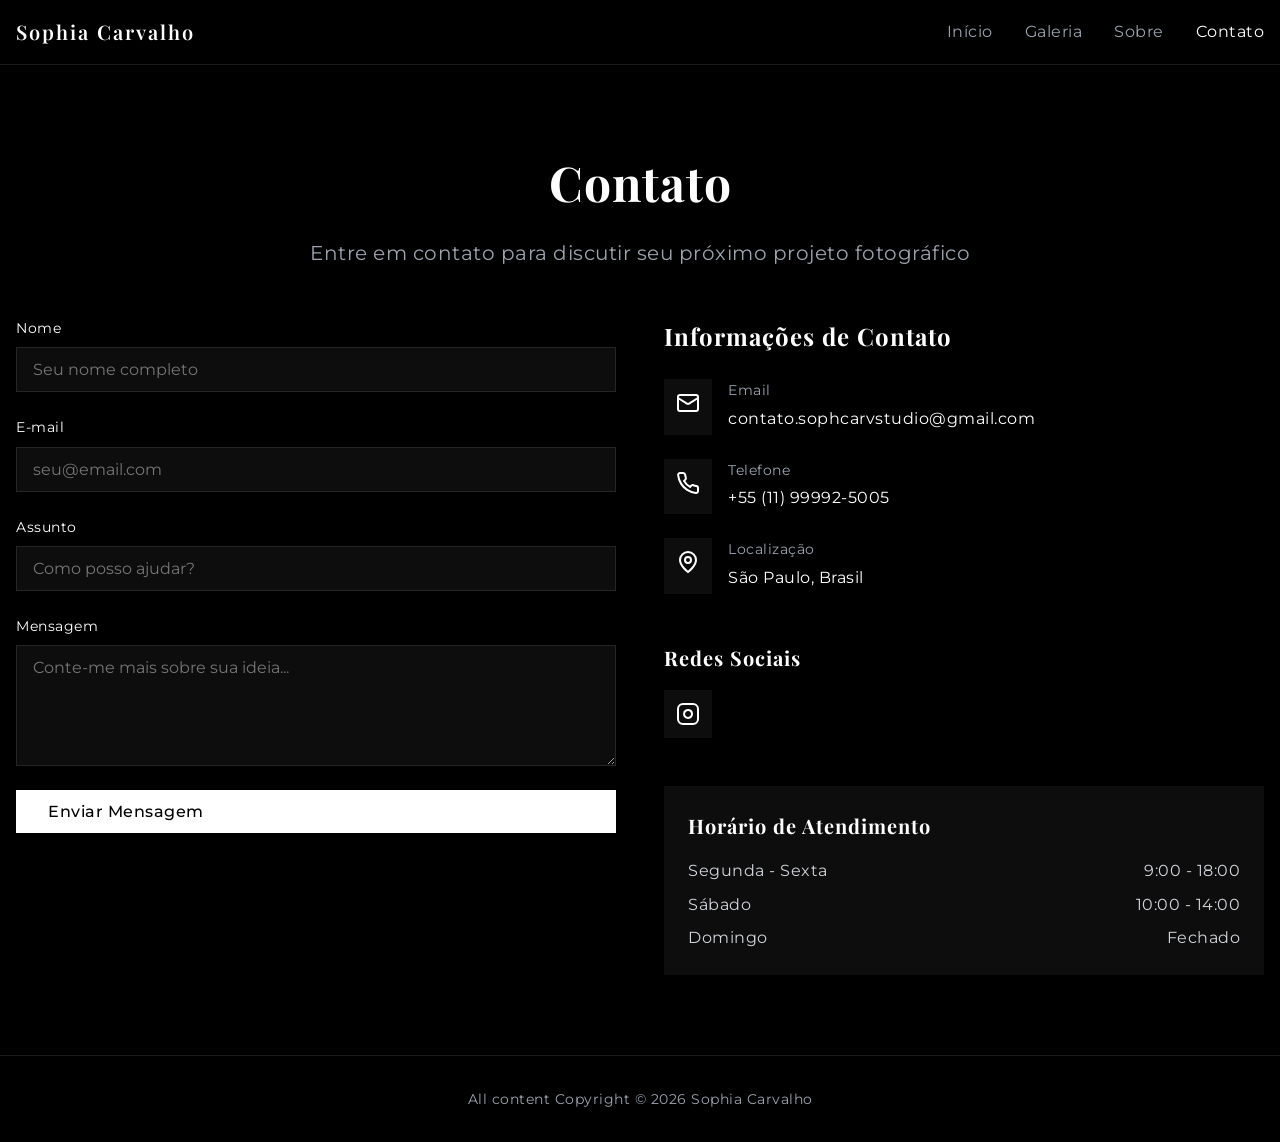
<file: contato.html>
<!DOCTYPE html>
<html lang="pt-BR">
<head>
    <meta charset="UTF-8">
    <meta name="viewport" content="width=device-width, initial-scale=1.0">
    <title>Contato - Sophia Carvalho </title>
    <link rel="stylesheet" href="styles.css">
    <link rel="icon" type="image/png" href="img/IMG_2220 (1) (1).png">
</head>
<body>
    <!-- Navigation -->
    <nav class="navbar">
        <div class="nav-container">
            <a href="index.html" class="logo">Sophia Carvalho</a>
            
            <div class="nav-links" id="navLinks">
                <a href="index.html" class="nav-link">Início</a>
                <a href="galeria.html" class="nav-link">Galeria</a>
                <a href="sobre.html" class="nav-link">Sobre</a>
                <a href="contato.html" class="nav-link active">Contato</a>
            </div>

            <button class="menu-toggle" id="menuToggle" aria-label="Toggle menu">
                <span class="hamburger"></span>
            </button>
        </div>
    </nav>

    <!-- Contact Page -->
    <section class="page-content">
        <div class="container">
            <!-- Header -->
            <div class="page-header">
                <h1>Contato</h1>
                <p class="page-subtitle">Entre em contato para discutir seu próximo projeto fotográfico</p>
            </div>

            <div class="contact-content">
                <!-- Contact Form -->
             <form id="contactForm" class="contact-form" action="https://api.web3forms.com/submit" method="POST">
    <input type="hidden" name="access_key" value="727eb79b-49df-4536-b53e-376967950137">

    <div class="form-group">
        <label for="name">Nome</label>
        <input type="text" id="name" name="name" required placeholder="Seu nome completo">
    </div>

    <div class="form-group">
        <label for="email">E-mail</label>
        <input type="email" id="email" name="email" required placeholder="seu@email.com">
    </div>

    <div class="form-group">
        <label for="subject">Assunto</label>
        <input type="text" id="subject" name="subject" required placeholder="Como posso ajudar?">
    </div>

    <div class="form-group">
        <label for="message">Mensagem</label>
        <textarea id="message" name="message" rows="5" required placeholder="Conte-me mais sobre sua ideia..."></textarea>
    </div>

    <button type="submit" class="btn-primary">Enviar Mensagem</button>
</form>

                <!-- Contact Info -->
                <div class="contact-info-wrapper">
                    <h2>Informações de Contato</h2>
                    
                    <div class="contact-details">
                        <div class="contact-detail">
                            <div class="contact-icon">
                                <svg width="24" height="24" viewBox="0 0 24 24" fill="none" stroke="currentColor" stroke-width="2">
                                    <rect width="20" height="16" x="2" y="4" rx="2"/>
                                    <path d="m2 7 8.97 5.7a1.94 1.94 0 0 0 2.06 0L22 7"/>
                                </svg>
                            </div>
                            <div>
                                <div class="contact-label">Email</div>
                                <a href="mailto:contato.sophcarvstudio@gmail.com">contato.sophcarvstudio@gmail.com</a>
                            </div>
                        </div>

                        <div class="contact-detail">
                            <div class="contact-icon">
                                <svg width="24" height="24" viewBox="0 0 24 24" fill="none" stroke="currentColor" stroke-width="2">
                                    <path d="M22 16.92v3a2 2 0 0 1-2.18 2 19.79 19.79 0 0 1-8.63-3.07 19.5 19.5 0 0 1-6-6 19.79 19.79 0 0 1-3.07-8.67A2 2 0 0 1 4.11 2h3a2 2 0 0 1 2 1.72 12.84 12.84 0 0 0 .7 2.81 2 2 0 0 1-.45 2.11L8.09 9.91a16 16 0 0 0 6 6l1.27-1.27a2 2 0 0 1 2.11-.45 12.84 12.84 0 0 0 2.81.7A2 2 0 0 1 22 16.92z"/>
                                </svg>
                            </div>
                            <div>
                                <div class="contact-label">Telefone</div>
                                <a href="tel:+5511999925005">+55 (11) 99992-5005</a>
                            </div>
                        </div>

                        <div class="contact-detail">
                            <div class="contact-icon">
                                <svg width="24" height="24" viewBox="0 0 24 24" fill="none" stroke="currentColor" stroke-width="2">
                                    <path d="M20 10c0 6-8 12-8 12s-8-6-8-12a8 8 0 0 1 16 0Z"/>
                                    <circle cx="12" cy="10" r="3"/>
                                </svg>
                            </div>
                            <div>
                                <div class="contact-label">Localização</div>
                                <span>São Paulo, Brasil</span>
                            </div>
                        </div>
                    </div>

                    <div class="social-media">
                        <h3>Redes Sociais</h3>
                        <div class="social-links">
                            <a href="https://www.instagram.com/sophcarvstudio/" class="social-link" aria-label="Instagram">
                                <svg width="24" height="24" viewBox="0 0 24 24" fill="none" stroke="currentColor" stroke-width="2">
                                    <rect width="20" height="20" x="2" y="2" rx="5" ry="5"/>
                                    <path d="M16 11.37A4 4 0 1 1 12.63 8 4 4 0 0 1 16 11.37z"/>
                                    <line x1="17.5" x2="17.51" y1="6.5" y2="6.5"/>
                                </svg>
                            </a>
                            </a>
                        </div>
                    </div>

                    <div class="business-hours">
                        <h3>Horário de Atendimento</h3>
                        <div class="hours-list">
                            <div class="hours-item">
                                <span>Segunda - Sexta</span>
                                <span>9:00 - 18:00</span>
                            </div>
                            <div class="hours-item">
                                <span>Sábado</span>
                                <span>10:00 - 14:00</span>
                            </div>
                            <div class="hours-item">
                                <span>Domingo</span>
                                <span>Fechado</span>
                            </div>
                        </div>
                    </div>
                </div>
            </div>
        </div>
    </section>

    <!-- Footer -->
    <footer class="footer">
        <div class="container">
            <p>All content Copyright © 2026 Sophia Carvalho</p>
        </div>
    </footer>

    <script src="script.js"></script>
</body>
</html>
</file>
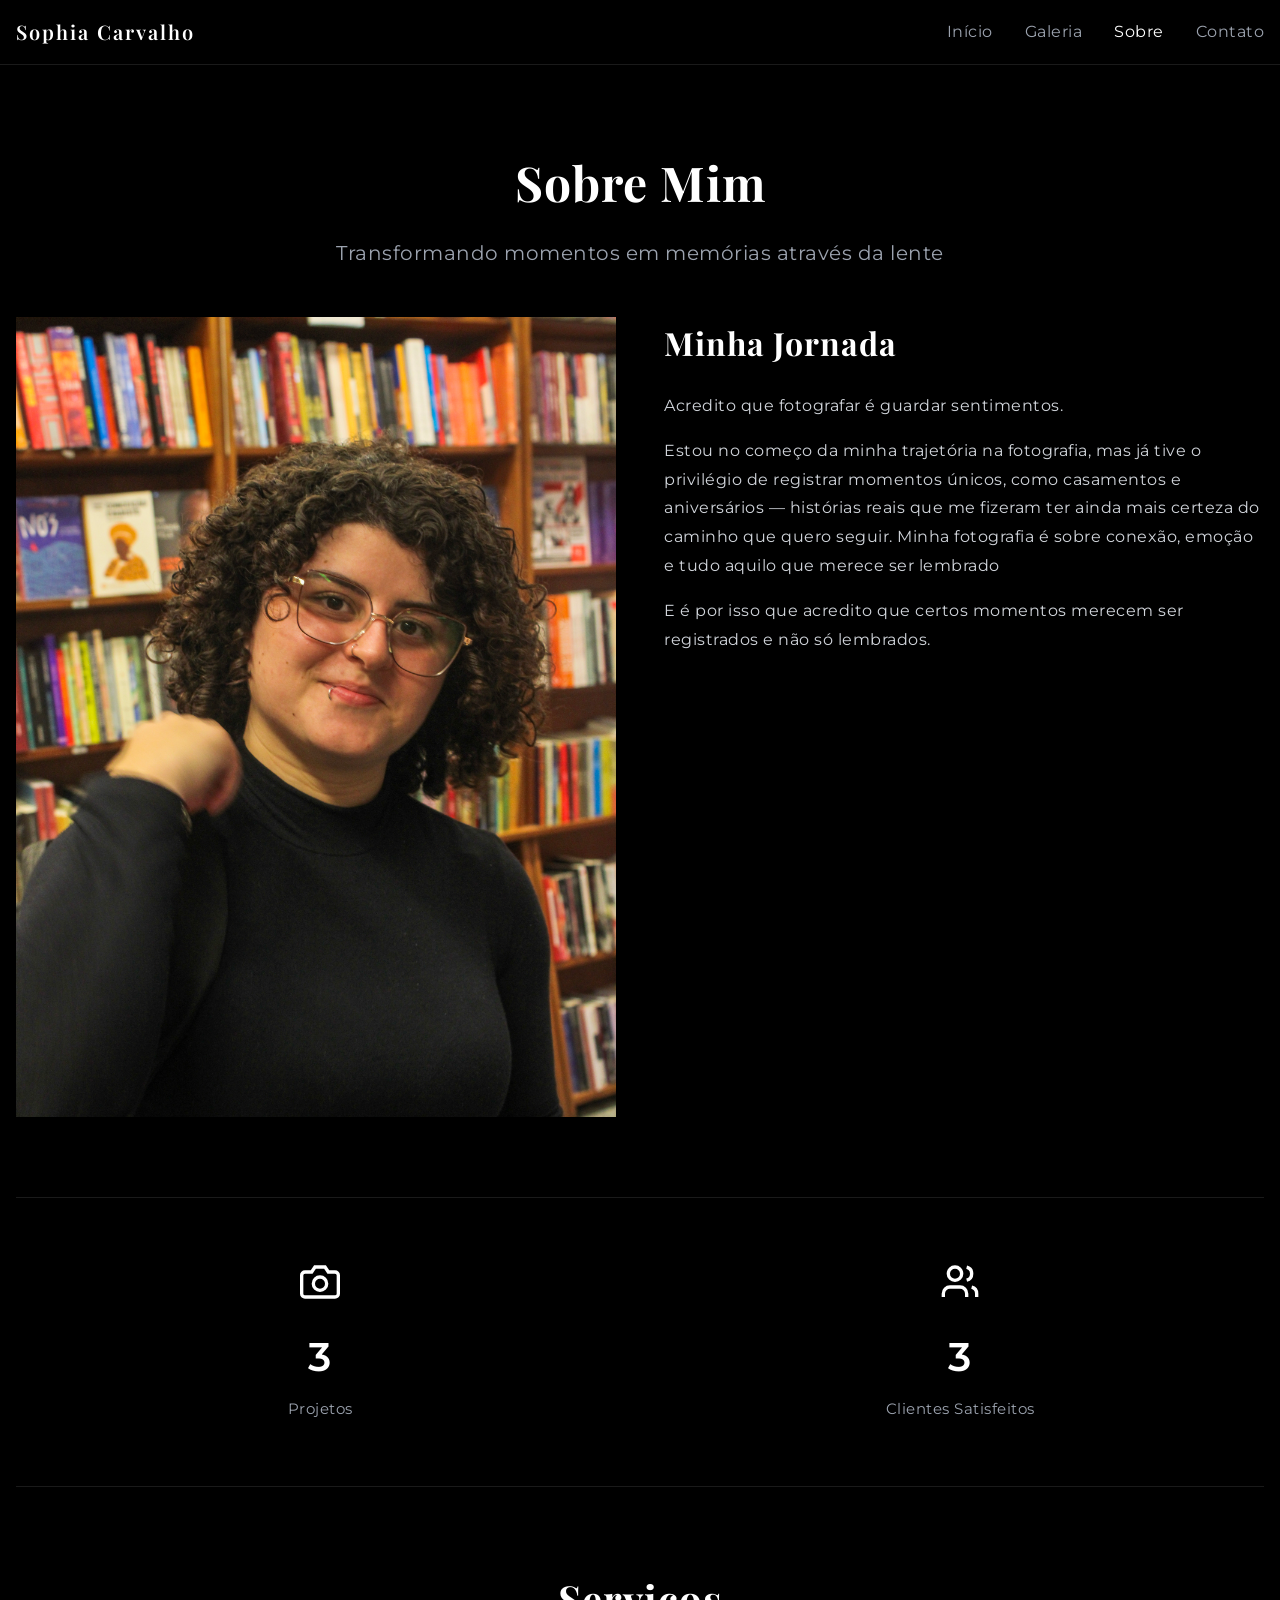
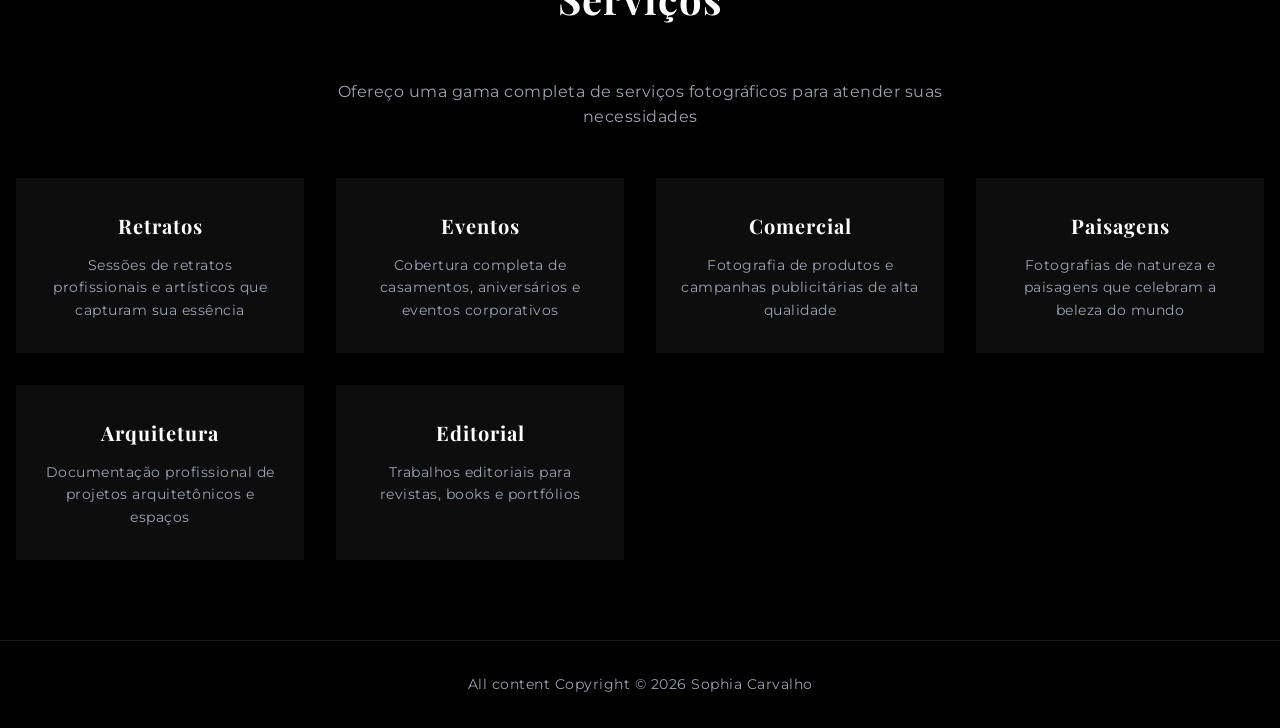
<file: sobre.html>
<!DOCTYPE html>
<html lang="pt-BR">
<head>
    <meta charset="UTF-8">
    <meta name="viewport" content="width=device-width, initial-scale=1.0">
    <title>Sobre - Sophia Carvalho</title>
    <link rel="stylesheet" href="styles.css">
   <link rel="icon" type="image/png" href="img/IMG_2220 (1) (1).png">
</head>
<body>
    <!-- Navigation -->
    <nav class="navbar">
        <div class="nav-container">
            <a href="index.html" class="logo">Sophia Carvalho</a>
            
            <div class="nav-links" id="navLinks">
                <a href="index.html" class="nav-link">Início</a>
                <a href="galeria.html" class="nav-link">Galeria</a>
                <a href="sobre.html" class="nav-link active">Sobre</a>
                <a href="contato.html" class="nav-link">Contato</a>
            </div>

            <button class="menu-toggle" id="menuToggle" aria-label="Toggle menu">
                <span class="hamburger"></span>
            </button>
        </div>
    </nav>

    <!-- About Page -->
    <section class="page-content">
        <div class="container">
            <!-- Header -->
            <div class="page-header">
                <h1>Sobre Mim</h1>
                <p class="page-subtitle">Transformando momentos em memórias através da lente</p>
            </div>

            <!-- Main Content -->
            <div class="about-content">
                <div class="about-image">
                    <img src="img/soph.jpg" alt="Equipamento fotográfico">
                </div>

                <div class="about-text">
                    <h2>Minha Jornada</h2>
                    <p>Acredito que fotografar é guardar sentimentos.</p>
                    <p>Estou no começo da minha trajetória na fotografia, mas já tive o privilégio de registrar momentos únicos, como casamentos e aniversários — histórias reais que me fizeram ter ainda mais certeza do caminho que quero seguir.
Minha fotografia é sobre conexão, emoção e tudo aquilo que merece ser lembrado</p>
                    <p>E é por isso que acredito que certos momentos merecem ser registrados e não só lembrados.</p>
                </div>
            </div>

            <!-- Stats -->
            <div class="stats">
                <div class="stat-item">
                    <svg width="40" height="40" viewBox="0 0 24 24" fill="none" stroke="currentColor" stroke-width="2">
                        <path d="M23 19a2 2 0 0 1-2 2H3a2 2 0 0 1-2-2V8a2 2 0 0 1 2-2h4l2-3h6l2 3h4a2 2 0 0 1 2 2z"/>
                        <circle cx="12" cy="13" r="4"/>
                    </svg>
                    <div class="stat-value">3</div>
                    <div class="stat-label">Projetos</div>
                </div>

                <div class="stat-item">
                    <svg width="40" height="40" viewBox="0 0 24 24" fill="none" stroke="currentColor" stroke-width="2">
                        <path d="M16 21v-2a4 4 0 0 0-4-4H6a4 4 0 0 0-4 4v2"/>
                        <circle cx="9" cy="7" r="4"/>
                        <path d="M22 21v-2a4 4 0 0 0-3-3.87M16 3.13a4 4 0 0 1 0 7.75"/>
                    </svg>
                    <div class="stat-value">3</div>
                    <div class="stat-label">Clientes Satisfeitos</div>
                </div>
            </div>

            <!-- Services -->
            <div class="services-section">
                <h2 class="section-title">Serviços</h2>
                <p class="services-intro">Ofereço uma gama completa de serviços fotográficos para atender suas necessidades</p>

                <div class="services-grid">
                    <div class="service-card">
                        <h3>Retratos</h3>
                        <p>Sessões de retratos profissionais e artísticos que capturam sua essência</p>
                    </div>

                    <div class="service-card">
                        <h3>Eventos</h3>
                        <p>Cobertura completa de casamentos, aniversários e eventos corporativos</p>
                    </div>

                    <div class="service-card">
                        <h3>Comercial</h3>
                        <p>Fotografia de produtos e campanhas publicitárias de alta qualidade</p>
                    </div>

                    <div class="service-card">
                        <h3>Paisagens</h3>
                        <p>Fotografias de natureza e paisagens que celebram a beleza do mundo</p>
                    </div>

                    <div class="service-card">
                        <h3>Arquitetura</h3>
                        <p>Documentação profissional de projetos arquitetônicos e espaços</p>
                    </div>

                    <div class="service-card">
                        <h3>Editorial</h3>
                        <p>Trabalhos editoriais para revistas, books e portfólios</p>
                    </div>
                </div>
            </div>
        </div>
    </section>

    <!-- Footer -->
    <footer class="footer">
        <div class="container">
            <p>All content Copyright © 2026 Sophia Carvalho</p>
        </div>
    </footer>

    <script src="script.js"></script>
</body>
</html>
</file>
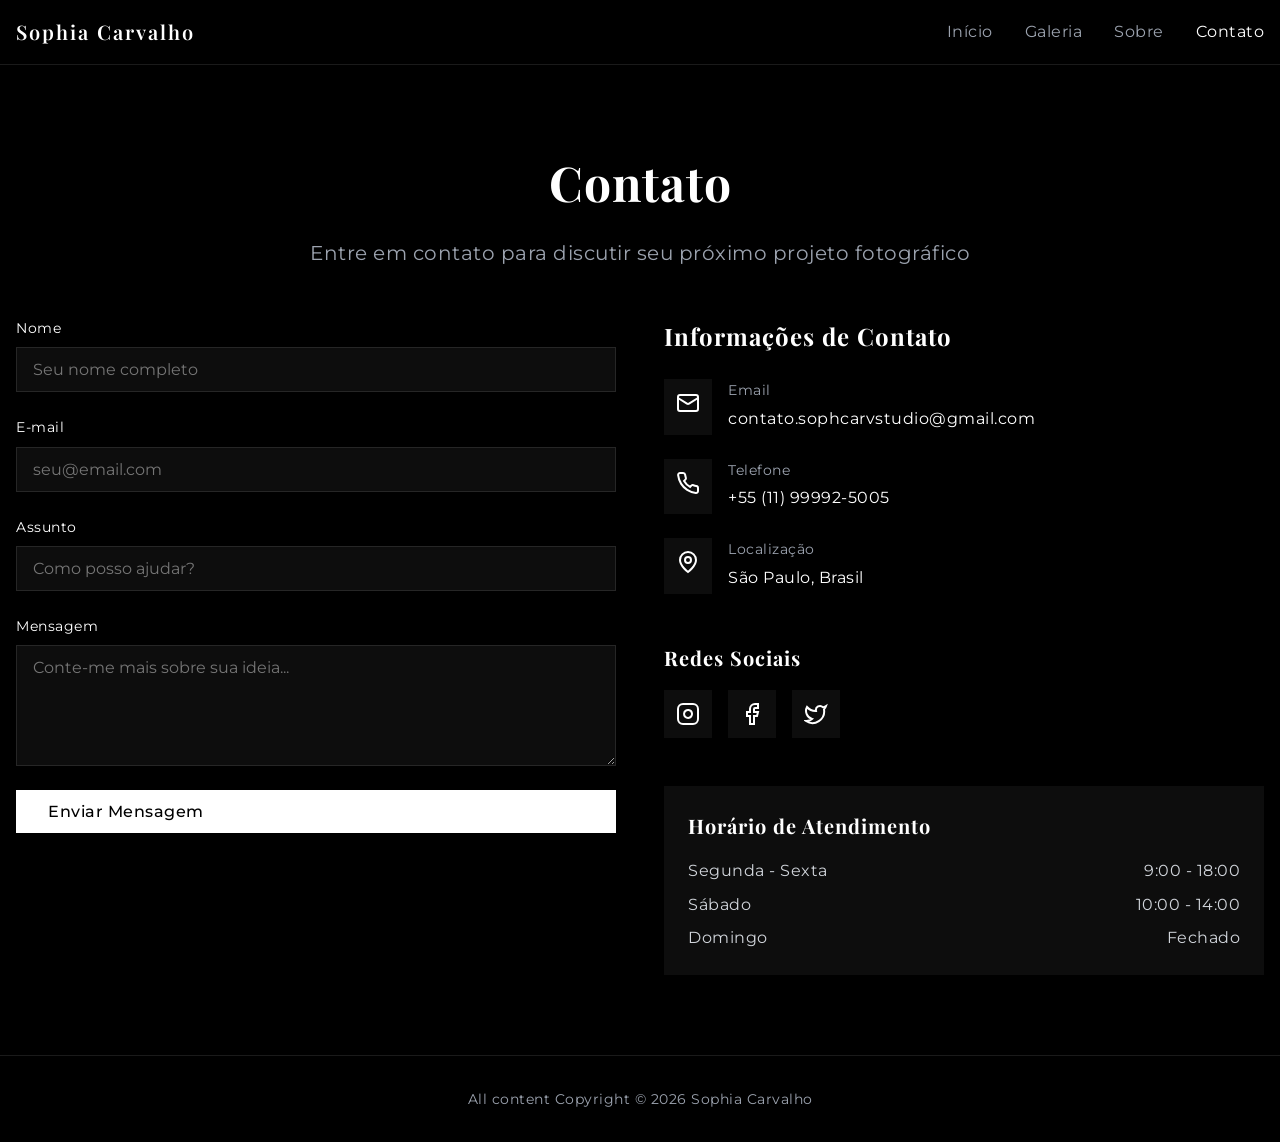
<file: public/contato.html>
<!DOCTYPE html>
<html lang="pt-BR">
<head>
    <meta charset="UTF-8">
    <meta name="viewport" content="width=device-width, initial-scale=1.0">
    <title>Contato - Sophia Carvalho </title>
    <link rel="stylesheet" href="styles.css">
    <link rel="icon" type="image/png" href="../img/IMG_2220 (1) (1).png">
</head>
<body>
    <!-- Navigation -->
    <nav class="navbar">
        <div class="nav-container">
            <a href="index.html" class="logo">Sophia Carvalho</a>
            
            <div class="nav-links" id="navLinks">
                <a href="index.html" class="nav-link">Início</a>
                <a href="galeria.html" class="nav-link">Galeria</a>
                <a href="sobre.html" class="nav-link">Sobre</a>
                <a href="contato.html" class="nav-link active">Contato</a>
            </div>

            <button class="menu-toggle" id="menuToggle" aria-label="Toggle menu">
                <span class="hamburger"></span>
            </button>
        </div>
    </nav>

    <!-- Contact Page -->
    <section class="page-content">
        <div class="container">
            <!-- Header -->
            <div class="page-header">
                <h1>Contato</h1>
                <p class="page-subtitle">Entre em contato para discutir seu próximo projeto fotográfico</p>
            </div>

            <div class="contact-content">
                <!-- Contact Form -->
                <form id="contactForm" class="contact-form" action="https://api.web3forms.com/submit" method="POST">
    <input type="hidden" name="access_key" value="SUA-CHAVE-AQUI">

    <div class="form-group">
        <label for="name">Nome</label>
        <input type="text" id="name" name="name" required placeholder="Seu nome completo">
    </div>

    <div class="form-group">
        <label for="email">E-mail</label>
        <input type="email" id="email" name="email" required placeholder="seu@email.com">
    </div>

    <div class="form-group">
        <label for="subject">Assunto</label>
        <input type="text" id="subject" name="subject" required placeholder="Como posso ajudar?">
    </div>

    <div class="form-group">
        <label for="message">Mensagem</label>
        <textarea id="message" name="message" rows="5" required placeholder="Conte-me mais sobre sua ideia..."></textarea>
    </div>

    <input type="hidden" name="redirect" value="https://seusite.com/contato.html">

    <button type="submit" class="btn-primary">Enviar Mensagem</button>
</form>

                <!-- Contact Info -->
                <div class="contact-info-wrapper">
                    <h2>Informações de Contato</h2>
                    
                    <div class="contact-details">
                        <div class="contact-detail">
                            <div class="contact-icon">
                                <svg width="24" height="24" viewBox="0 0 24 24" fill="none" stroke="currentColor" stroke-width="2">
                                    <rect width="20" height="16" x="2" y="4" rx="2"/>
                                    <path d="m2 7 8.97 5.7a1.94 1.94 0 0 0 2.06 0L22 7"/>
                                </svg>
                            </div>
                            <div>
                                <div class="contact-label">Email</div>
                                <a href="mailto:contato.sophcarvstudio@gmail.com">contato.sophcarvstudio@gmail.com</a>
                            </div>
                        </div>

                        <div class="contact-detail">
                            <div class="contact-icon">
                                <svg width="24" height="24" viewBox="0 0 24 24" fill="none" stroke="currentColor" stroke-width="2">
                                    <path d="M22 16.92v3a2 2 0 0 1-2.18 2 19.79 19.79 0 0 1-8.63-3.07 19.5 19.5 0 0 1-6-6 19.79 19.79 0 0 1-3.07-8.67A2 2 0 0 1 4.11 2h3a2 2 0 0 1 2 1.72 12.84 12.84 0 0 0 .7 2.81 2 2 0 0 1-.45 2.11L8.09 9.91a16 16 0 0 0 6 6l1.27-1.27a2 2 0 0 1 2.11-.45 12.84 12.84 0 0 0 2.81.7A2 2 0 0 1 22 16.92z"/>
                                </svg>
                            </div>
                            <div>
                                <div class="contact-label">Telefone</div>
                                <a href="tel:+5511999925005">+55 (11) 99992-5005</a>
                            </div>
                        </div>

                        <div class="contact-detail">
                            <div class="contact-icon">
                                <svg width="24" height="24" viewBox="0 0 24 24" fill="none" stroke="currentColor" stroke-width="2">
                                    <path d="M20 10c0 6-8 12-8 12s-8-6-8-12a8 8 0 0 1 16 0Z"/>
                                    <circle cx="12" cy="10" r="3"/>
                                </svg>
                            </div>
                            <div>
                                <div class="contact-label">Localização</div>
                                <span>São Paulo, Brasil</span>
                            </div>
                        </div>
                    </div>

                    <div class="social-media">
                        <h3>Redes Sociais</h3>
                        <div class="social-links">
                            <a href="https://www.instagram.com/sophcarvstudio/" class="social-link" aria-label="Instagram">
                                <svg width="24" height="24" viewBox="0 0 24 24" fill="none" stroke="currentColor" stroke-width="2">
                                    <rect width="20" height="20" x="2" y="2" rx="5" ry="5"/>
                                    <path d="M16 11.37A4 4 0 1 1 12.63 8 4 4 0 0 1 16 11.37z"/>
                                    <line x1="17.5" x2="17.51" y1="6.5" y2="6.5"/>
                                </svg>
                            </a>
                            <a href="#" class="social-link" aria-label="Facebook">
                                <svg width="24" height="24" viewBox="0 0 24 24" fill="none" stroke="currentColor" stroke-width="2">
                                    <path d="M18 2h-3a5 5 0 0 0-5 5v3H7v4h3v8h4v-8h3l1-4h-4V7a1 1 0 0 1 1-1h3z"/>
                                </svg>
                            </a>
                            <a href="#" class="social-link" aria-label="Twitter">
                                <svg width="24" height="24" viewBox="0 0 24 24" fill="none" stroke="currentColor" stroke-width="2">
                                    <path d="M22 4s-.7 2.1-2 3.4c1.6 10-9.4 17.3-18 11.6 2.2.1 4.4-.6 6-2C3 15.5.5 9.6 3 5c2.2 2.6 5.6 4.1 9 4-.9-4.2 4-6.6 7-3.8 1.1 0 3-1.2 3-1.2z"/>
                                </svg>
                            </a>
                        </div>
                    </div>

                    <div class="business-hours">
                        <h3>Horário de Atendimento</h3>
                        <div class="hours-list">
                            <div class="hours-item">
                                <span>Segunda - Sexta</span>
                                <span>9:00 - 18:00</span>
                            </div>
                            <div class="hours-item">
                                <span>Sábado</span>
                                <span>10:00 - 14:00</span>
                            </div>
                            <div class="hours-item">
                                <span>Domingo</span>
                                <span>Fechado</span>
                            </div>
                        </div>
                    </div>
                </div>
            </div>
        </div>
    </section>

    <!-- Footer -->
    <footer class="footer">
        <div class="container">
            <p>All content Copyright © 2026 Sophia Carvalho</p>
        </div>
    </footer>

    <script src="script.js"></script>
</body>
</html>
</file>
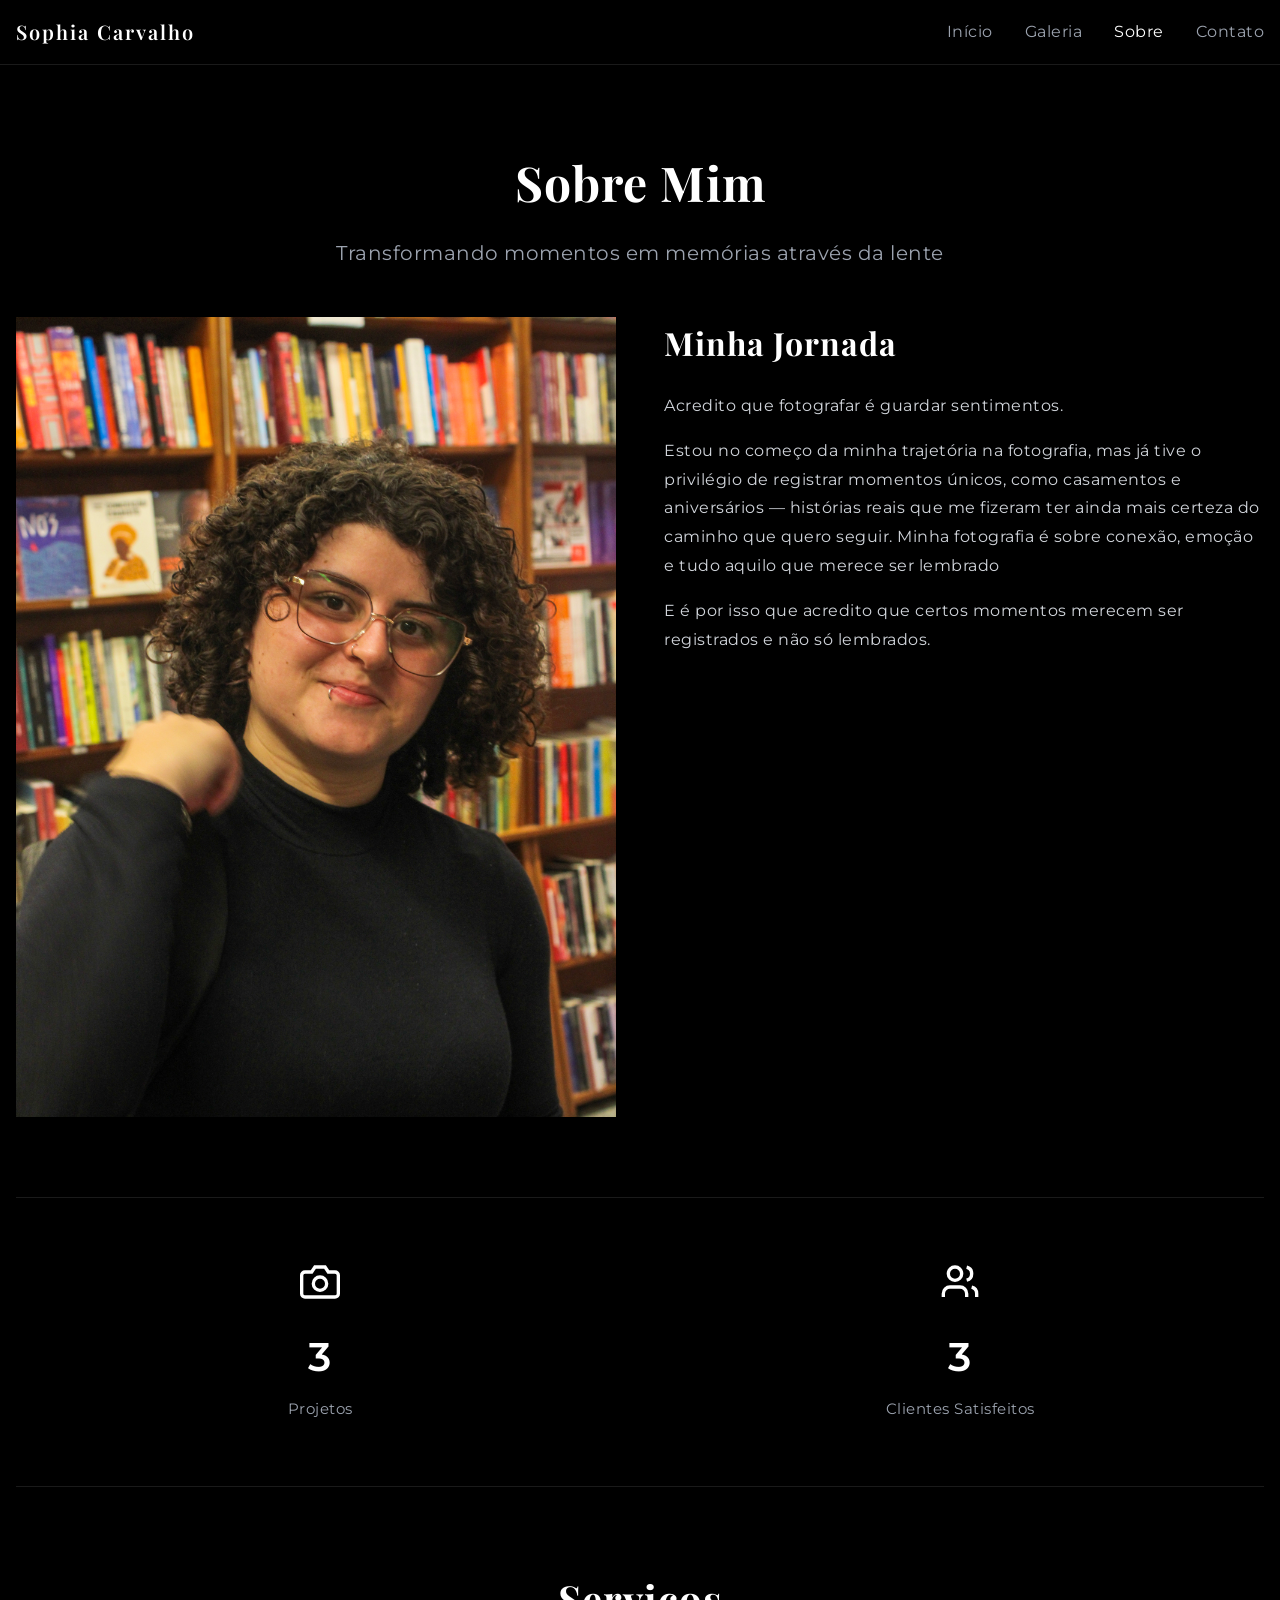
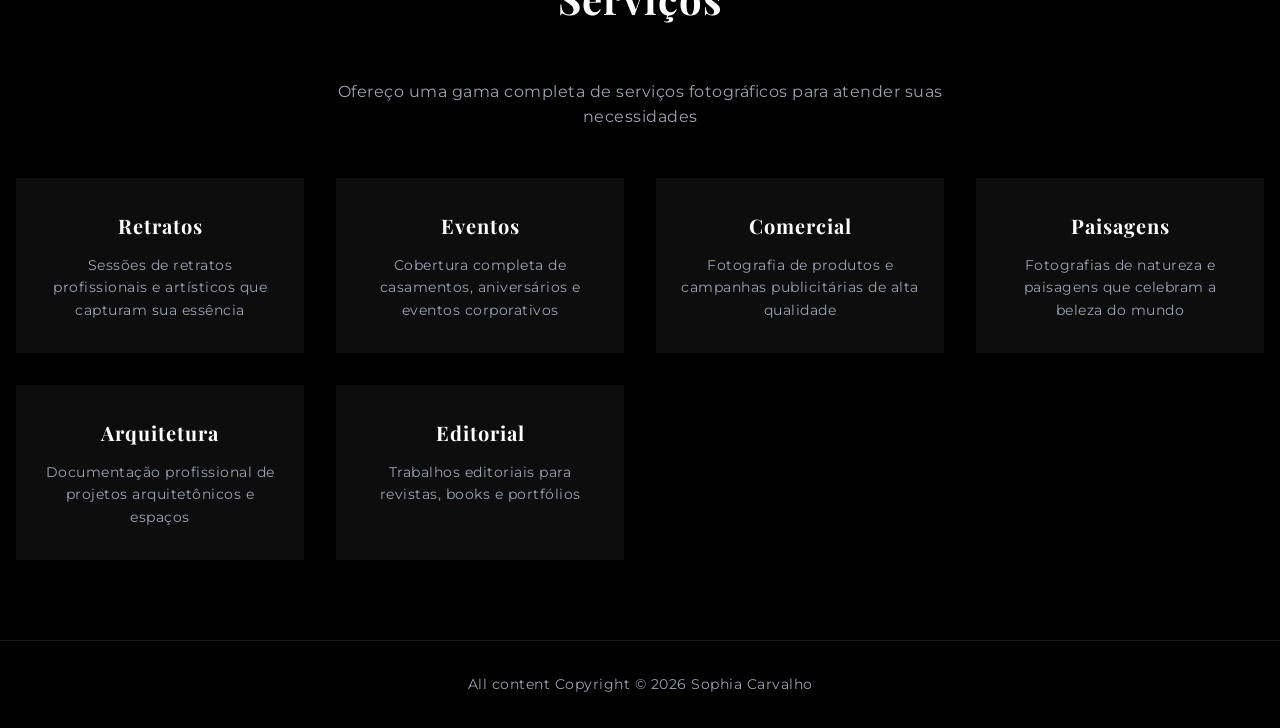
<file: public/sobre.html>
<!DOCTYPE html>
<html lang="pt-BR">
<head>
    <meta charset="UTF-8">
    <meta name="viewport" content="width=device-width, initial-scale=1.0">
    <title>Sobre - Sophia Carvalho</title>
    <link rel="stylesheet" href="styles.css">
   <link rel="icon" type="image/png" href="../img/IMG_2220 (1) (1).png">
</head>
<body>
    <!-- Navigation -->
    <nav class="navbar">
        <div class="nav-container">
            <a href="index.html" class="logo">Sophia Carvalho</a>
            
            <div class="nav-links" id="navLinks">
                <a href="index.html" class="nav-link">Início</a>
                <a href="galeria.html" class="nav-link">Galeria</a>
                <a href="sobre.html" class="nav-link active">Sobre</a>
                <a href="contato.html" class="nav-link">Contato</a>
            </div>

            <button class="menu-toggle" id="menuToggle" aria-label="Toggle menu">
                <span class="hamburger"></span>
            </button>
        </div>
    </nav>

    <!-- About Page -->
    <section class="page-content">
        <div class="container">
            <!-- Header -->
            <div class="page-header">
                <h1>Sobre Mim</h1>
                <p class="page-subtitle">Transformando momentos em memórias através da lente</p>
            </div>

            <!-- Main Content -->
            <div class="about-content">
                <div class="about-image">
                    <img src="../img/soph.jpg" alt="Equipamento fotográfico">
                </div>

                <div class="about-text">
                    <h2>Minha Jornada</h2>
                    <p>Acredito que fotografar é guardar sentimentos.</p>
                    <p>Estou no começo da minha trajetória na fotografia, mas já tive o privilégio de registrar momentos únicos, como casamentos e aniversários — histórias reais que me fizeram ter ainda mais certeza do caminho que quero seguir.
Minha fotografia é sobre conexão, emoção e tudo aquilo que merece ser lembrado</p>
                    <p>E é por isso que acredito que certos momentos merecem ser registrados e não só lembrados.</p>
                </div>
            </div>

            <!-- Stats -->
            <div class="stats">
                <div class="stat-item">
                    <svg width="40" height="40" viewBox="0 0 24 24" fill="none" stroke="currentColor" stroke-width="2">
                        <path d="M23 19a2 2 0 0 1-2 2H3a2 2 0 0 1-2-2V8a2 2 0 0 1 2-2h4l2-3h6l2 3h4a2 2 0 0 1 2 2z"/>
                        <circle cx="12" cy="13" r="4"/>
                    </svg>
                    <div class="stat-value">3</div>
                    <div class="stat-label">Projetos</div>
                </div>

                <div class="stat-item">
                    <svg width="40" height="40" viewBox="0 0 24 24" fill="none" stroke="currentColor" stroke-width="2">
                        <path d="M16 21v-2a4 4 0 0 0-4-4H6a4 4 0 0 0-4 4v2"/>
                        <circle cx="9" cy="7" r="4"/>
                        <path d="M22 21v-2a4 4 0 0 0-3-3.87M16 3.13a4 4 0 0 1 0 7.75"/>
                    </svg>
                    <div class="stat-value">3</div>
                    <div class="stat-label">Clientes Satisfeitos</div>
                </div>
            </div>

            <!-- Services -->
            <div class="services-section">
                <h2 class="section-title">Serviços</h2>
                <p class="services-intro">Ofereço uma gama completa de serviços fotográficos para atender suas necessidades</p>

                <div class="services-grid">
                    <div class="service-card">
                        <h3>Retratos</h3>
                        <p>Sessões de retratos profissionais e artísticos que capturam sua essência</p>
                    </div>

                    <div class="service-card">
                        <h3>Eventos</h3>
                        <p>Cobertura completa de casamentos, aniversários e eventos corporativos</p>
                    </div>

                    <div class="service-card">
                        <h3>Comercial</h3>
                        <p>Fotografia de produtos e campanhas publicitárias de alta qualidade</p>
                    </div>

                    <div class="service-card">
                        <h3>Paisagens</h3>
                        <p>Fotografias de natureza e paisagens que celebram a beleza do mundo</p>
                    </div>

                    <div class="service-card">
                        <h3>Arquitetura</h3>
                        <p>Documentação profissional de projetos arquitetônicos e espaços</p>
                    </div>

                    <div class="service-card">
                        <h3>Editorial</h3>
                        <p>Trabalhos editoriais para revistas, books e portfólios</p>
                    </div>
                </div>
            </div>
        </div>
    </section>

    <!-- Footer -->
    <footer class="footer">
        <div class="container">
            <p>All content Copyright © 2026 Sophia Carvalho</p>
        </div>
    </footer>

    <script src="script.js"></script>
</body>
</html>
</file>
<file: styles.css>
/* Reset & Base Styles */
@import url('https://fonts.googleapis.com/css2?family=Montserrat:wght@300;400;600&family=Playfair+Display:ital,wght@0,400;0,700;1,400&display=swap');

* {
    margin: 0;
    padding: 0;
    box-sizing: border-box;
}

body {

    background-color: #000;
    color: #fff;
    line-height: 1.6;
}
/* Títulos (H1, H2, H3) - Estilo sofisticado */
h1, h2, h3, .logo {
    font-family: 'Playfair Display', serif;
    font-weight: 700;
    letter-spacing: 1px;
}

/* Corpo do texto, Menus e Botões - Estilo limpo */
body, .nav-link, .btn-primary, .category-tag {
    font-family: 'Montserrat', sans-serif;
    font-weight: 400;
    letter-spacing: 0.5px;
}

img {
    max-width: 100%;
    display: block;
}

a {
    text-decoration: none;
    color: inherit;
}

/* Container */
.container {
    max-width: 1280px;
    margin: 0 auto;
    padding: 0 1rem;
}

/* Navigation */
.navbar {
    position: fixed;
    top: 0;
    left: 0;
    right: 0;
    z-index: 1000;
    background-color: rgba(0, 0, 0, 0.9);
    backdrop-filter: blur(10px);
    border-bottom: 1px solid rgba(255, 255, 255, 0.1);
}

.nav-container {
    max-width: 1280px;
    margin: 0 auto;
    padding: 0 1rem;
    display: flex;
    justify-content: space-between;
    align-items: center;
    height: 64px;
}

.logo {
    font-size: 1.25rem;
    letter-spacing: 0.1em;
    font-weight: 600;
}

.nav-links {
    display: flex;
    gap: 2rem;
}

.nav-link {
    color: #9ca3af;
    transition: color 0.3s;
}

.nav-link:hover,
.nav-link.active {
    color: #fff;
}

.menu-toggle {
    display: none;
    background: none;
    border: none;
    cursor: pointer;
    padding: 0.5rem;
}

.hamburger {
    display: block;
    width: 24px;
    height: 2px;
    background-color: #fff;
    position: relative;
}

.hamburger::before,
.hamburger::after {
    content: '';
    position: absolute;
    width: 24px;
    height: 2px;
    background-color: #fff;
    left: 0;
    transition: transform 0.3s;
}

.hamburger::before {
    top: -8px;
}

.hamburger::after {
    top: 8px;
}

/* Hero Section */
.hero {
    position: relative;
    height: 100vh;
    display: flex;
    align-items: center;
    justify-content: center;
    overflow: hidden;
}

.hero-bg {
    position: absolute;
    inset: 0;
    background-image: url('img/Natureza/IMG_3687.JPG');
    background-size: cover;
    background-position: center;
}

.hero-bg::after {
    content: '';
    position: absolute;
    inset: 0;
    background-color: rgba(0, 0, 0, 0.5);
}

.hero-content {
    position: relative;
    z-index: 10;
    text-align: center;
    padding: 1rem;
}

.hero-title {
    font-family: 'Libre Baskerville', serif;
    margin-bottom: 1.5rem;
    letter-spacing: -0.02em;
}

.hero-subtitle {
    font-family: 'Libre Baskerville', serif;
    color: #d1d5db;
    margin-bottom: 2rem;
    max-width: 42rem;
    margin-left: auto;
    margin-right: auto;
}

.btn-primary {
    display: inline-flex;
    align-items: center;
    gap: 0.5rem;
    background-color: #fff;
    color: #000;
    padding: 0.75rem 2rem;
    font-size: 1rem;
    font-weight: 500;
    transition: background-color 0.3s;
    border: none;
    cursor: pointer;
}

.btn-primary:hover {
    background-color: #e5e5e5;
}

/* Featured Section */
.featured {
    padding: 5rem 0;
}

.section-title {
    font-size: clamp(2rem, 5vw, 2.5rem);
    text-align: center;
    margin-bottom: 3rem;
}

.featured-grid {
    display: grid;
    grid-template-columns: repeat(auto-fit, minmax(300px, 1fr));
    gap: 1.5rem;
}

.featured-item {
    position: relative;
    aspect-ratio: 3/4;
    overflow: hidden;
    display: block;
}

.featured-item img {
    width: 100%;
    height: 100%;
    object-fit: cover;
    transition: transform 0.5s;
}

.featured-item:hover img {
    transform: scale(1.1);
}

.featured-overlay {
    position: absolute;
    inset: 0;
    background: linear-gradient(to top, rgba(0, 0, 0, 0.7), transparent);
    opacity: 0;
    transition: opacity 0.3s;
    display: flex;
    align-items: flex-end;
    padding: 1.5rem;
}

.featured-item:hover .featured-overlay {
    opacity: 1;
}

.featured-overlay h3 {
    font-size: 1.5rem;
}

/* CTA Section */
.cta {
    padding: 5rem 0;
    background-color: rgba(255, 255, 255, 0.05);
    text-align: center;
}

.cta-title {
    font-size: clamp(2rem, 5vw, 2.5rem);
    margin-bottom: 1.5rem;
}

.cta-text {
    font-size: 1.25rem;
    color: #9ca3af;
    margin-bottom: 2rem;
}

/* Page Content */
.page-content {
    padding: 5rem 0;
    min-height: calc(100vh - 120px);
    margin-top: 64px;
}

.page-header {
    text-align: center;
    margin-bottom: 3rem;
}

.page-header h1 {
    font-size: clamp(2.5rem, 6vw, 3rem);
    margin-bottom: 1rem;
}

.page-subtitle {
    font-size: 1.25rem;
    color: #9ca3af;
    max-width: 42rem;
    margin: 0 auto;
}

/* Gallery Filters */
.filter-buttons {
    display: flex;
    flex-wrap: wrap;
    justify-content: center;
    gap: 0.75rem;
    margin-bottom: 3rem;
}

.filter-btn {
    padding: 0.5rem 1.5rem;
    background-color: rgba(255, 255, 255, 0.1);
    color: #fff;
    border: none;
    cursor: pointer;
    transition: background-color 0.3s;
    font-size: 0.95rem;
}

.filter-btn:hover,
.filter-btn.active {
    background-color: #fff;
    color: #000;
}

/* Gallery Grid */
.gallery-grid {
    display: grid;
    grid-template-columns: repeat(auto-fill, minmax(300px, 1fr));
    gap: 1.5rem;
}

.gallery-item {
    position: relative;
    aspect-ratio: 4/5;
    overflow: hidden;
    cursor: pointer;
}

.gallery-item img {
    width: 100%;
    height: 100%;
    object-fit: cover;
    transition: transform 0.5s;
}

.gallery-item:hover img {
    transform: scale(1.1);
}

.gallery-item::after {
    content: '';
    position: absolute;
    inset: 0;
    background-color: rgba(0, 0, 0, 0);
    transition: background-color 0.3s;
}

.gallery-item:hover::after {
    background-color: rgba(0, 0, 0, 0.3);
}

.gallery-info {
    position: absolute;
    bottom: 0;
    left: 0;
    right: 0;
    padding: 1rem;
    transform: translateY(100%);
    transition: transform 0.3s;
    z-index: 10;
}

.gallery-item:hover .gallery-info {
    transform: translateY(0);
}

.category-tag {
    background-color: #fff;
    color: #000;
    padding: 0.25rem 0.75rem;
    font-size: 0.875rem;
    display: inline-block;
}

/* Lightbox */
.lightbox {
    display: none;
    position: fixed;
    inset: 0;
    z-index: 2000;
    background-color: rgba(0, 0, 0, 0.95);
    align-items: center;
    justify-content: center;
    padding: 1rem;
}

.lightbox.active {
    display: flex;
}

.lightbox-close {
    position: absolute;
    top: 1rem;
    right: 1rem;
    background: none;
    border: none;
    color: #fff;
    cursor: pointer;
    transition: color 0.3s;
    padding: 0.5rem;
}

.lightbox-close:hover {
    color: #d1d5db;
}

.lightbox img {
    max-width: 100%;
    max-height: 100%;
    object-fit: contain;
}

/* About Page */
.about-content {
    display: grid;
    grid-template-columns: 1fr;
    gap: 3rem;
    margin-bottom: 5rem;
}

.about-image {
    aspect-ratio: 3/4;
    overflow: hidden;
}

.about-image img {
    width: 100%;
    height: 100%;
    object-fit: cover;
}

.about-text h2 {
    font-size: 2rem;
    margin-bottom: 1.5rem;
}

.about-text p {
    color: #d1d5db;
    margin-bottom: 1rem;
    line-height: 1.8;
}

/* Stats */
.stats {
    display: grid;
    grid-template-columns: repeat(auto-fit, minmax(200px, 1fr));
    gap: 2rem;
    padding: 4rem 0;
    border-top: 1px solid rgba(255, 255, 255, 0.1);
    border-bottom: 1px solid rgba(255, 255, 255, 0.1);
    margin-bottom: 5rem;
}

.stat-item {
    text-align: center;
}

.stat-item svg {
    margin: 0 auto 1rem;
}

.stat-value {
    font-size: 2.5rem;
    margin-bottom: 0.5rem;
    font-weight: 600;
}

.stat-label {
    color: #9ca3af;
    font-size: 0.95rem;
}

/* Services */
.services-section {
    text-align: center;
}

.services-intro {
    color: #9ca3af;
    margin-bottom: 3rem;
    max-width: 42rem;
    margin-left: auto;
    margin-right: auto;
}

.services-grid {
    display: grid;
    grid-template-columns: repeat(auto-fit, minmax(280px, 1fr));
    gap: 2rem;
}

.service-card {
    background-color: rgba(255, 255, 255, 0.05);
    padding: 2rem 1.5rem;
    transition: background-color 0.3s;
}

.service-card:hover {
    background-color: rgba(255, 255, 255, 0.1);
}

.service-card h3 {
    font-size: 1.25rem;
    margin-bottom: 0.75rem;
}

.service-card p {
    color: #9ca3af;
    font-size: 0.875rem;
    line-height: 1.6;
}

/* Contact Page */
.contact-content {
    display: grid;
    grid-template-columns: 1fr;
    gap: 3rem;
}

.contact-form-wrapper h2,
.contact-info-wrapper h2 {
    font-size: 1.5rem;
    margin-bottom: 1.5rem;
}

/* Contact Form */
.contact-form {
    display: flex;
    flex-direction: column;
    gap: 1.5rem;
}

.form-group {
    display: flex;
    flex-direction: column;
}

.form-group label {
    font-size: 0.875rem;
    margin-bottom: 0.5rem;
}

.form-group input,
.form-group textarea {
    background-color: rgba(255, 255, 255, 0.05);
    border: 1px solid rgba(255, 255, 255, 0.1);
    color: #fff;
    padding: 0.75rem 1rem;
    font-family: inherit;
    font-size: 1rem;
    transition: border-color 0.3s;
}

.form-group input:focus,
.form-group textarea:focus {
    outline: none;
    border-color: rgba(255, 255, 255, 0.3);
}

.form-group textarea {
    resize: vertical;
    min-height: 120px;
}

.btn-submit {
    width: 100%;
    background-color: #fff;
    color: #000;
    padding: 0.75rem 2rem;
    font-size: 1rem;
    font-weight: 500;
    border: none;
    cursor: pointer;
    transition: background-color 0.3s;
}

.btn-submit:hover {
    background-color: #e5e5e5;
}

/* Contact Info */
.contact-details {
    display: flex;
    flex-direction: column;
    gap: 1.5rem;
    margin-bottom: 3rem;
}

.contact-detail {
    display: flex;
    gap: 1rem;
}

.contact-icon {
    background-color: rgba(255, 255, 255, 0.05);
    padding: 0.75rem;
    flex-shrink: 0;
}

.contact-label {
    font-size: 0.875rem;
    color: #9ca3af;
    margin-bottom: 0.25rem;
}

.contact-detail a {
    transition: color 0.3s;
}

.contact-detail a:hover {
    color: #d1d5db;
}

/* Social Media */
.social-media {
    margin-bottom: 3rem;
}

.social-media h3 {
    font-size: 1.25rem;
    margin-bottom: 1rem;
}

.social-links {
    display: flex;
    gap: 1rem;
}

.social-link {
    background-color: rgba(255, 255, 255, 0.05);
    padding: 0.75rem;
    display: inline-flex;
    transition: background-color 0.3s;
}

.social-link:hover {
    background-color: rgba(255, 255, 255, 0.1);
}

/* Business Hours */
.business-hours {
    background-color: rgba(255, 255, 255, 0.05);
    padding: 1.5rem;
}

.business-hours h3 {
    font-size: 1.25rem;
    margin-bottom: 1rem;
}

.hours-list {
    display: flex;
    flex-direction: column;
    gap: 0.5rem;
}

.hours-item {
    display: flex;
    justify-content: space-between;
    color: #d1d5db;
}

/* Footer */
.footer {
    border-top: 1px solid rgba(255, 255, 255, 0.1);
    padding: 2rem 0;
    text-align: center;
}

.footer p {
    color: #9ca3af;
    font-size: 0.875rem;
}

/* Responsive Design */
@media (min-width: 768px) {
    .about-content {
        grid-template-columns: 1fr 1fr;
    }

    .contact-content {
        grid-template-columns: 1fr 1fr;
    }
}

@media (max-width: 768px) {
    .nav-links {
        display: none;
        position: absolute;
        top: 100%;
        left: 0;
        right: 0;
        background-color: rgba(0, 0, 0, 0.95);
        flex-direction: column;
        padding: 1rem;
        gap: 1rem;
        border-top: 1px solid rgba(255, 255, 255, 0.1);
    }

    .nav-links.active {
        display: flex;
    }

    .menu-toggle {
        display: block;
    }

    .featured-grid,
    .gallery-grid {
        grid-template-columns: repeat(auto-fill, minmax(250px, 1fr));
    }
}

@media (max-width: 480px) {
    .featured-grid,
    .gallery-grid {
        grid-template-columns: 1fr;
    }

    .filter-buttons {
        gap: 0.5rem;
    }

    .filter-btn {
        font-size: 0.85rem;
        padding: 0.4rem 1rem;
    }
}

/* Utility Classes */
.hidden {
    display: none;
}
</file>
<file: public/styles.css>
/* Reset & Base Styles */
@import url('https://fonts.googleapis.com/css2?family=Montserrat:wght@300;400;600&family=Playfair+Display:ital,wght@0,400;0,700;1,400&display=swap');

* {
    margin: 0;
    padding: 0;
    box-sizing: border-box;
}

body {

    background-color: #000;
    color: #fff;
    line-height: 1.6;
}
/* Títulos (H1, H2, H3) - Estilo sofisticado */
h1, h2, h3, .logo {
    font-family: 'Playfair Display', serif;
    font-weight: 700;
    letter-spacing: 1px;
}

/* Corpo do texto, Menus e Botões - Estilo limpo */
body, .nav-link, .btn-primary, .category-tag {
    font-family: 'Montserrat', sans-serif;
    font-weight: 400;
    letter-spacing: 0.5px;
}

img {
    max-width: 100%;
    display: block;
}

a {
    text-decoration: none;
    color: inherit;
}

/* Container */
.container {
    max-width: 1280px;
    margin: 0 auto;
    padding: 0 1rem;
}

/* Navigation */
.navbar {
    position: fixed;
    top: 0;
    left: 0;
    right: 0;
    z-index: 1000;
    background-color: rgba(0, 0, 0, 0.9);
    backdrop-filter: blur(10px);
    border-bottom: 1px solid rgba(255, 255, 255, 0.1);
}

.nav-container {
    max-width: 1280px;
    margin: 0 auto;
    padding: 0 1rem;
    display: flex;
    justify-content: space-between;
    align-items: center;
    height: 64px;
}

.logo {
    font-size: 1.25rem;
    letter-spacing: 0.1em;
    font-weight: 600;
}

.nav-links {
    display: flex;
    gap: 2rem;
}

.nav-link {
    color: #9ca3af;
    transition: color 0.3s;
}

.nav-link:hover,
.nav-link.active {
    color: #fff;
}

.menu-toggle {
    display: none;
    background: none;
    border: none;
    cursor: pointer;
    padding: 0.5rem;
}

.hamburger {
    display: block;
    width: 24px;
    height: 2px;
    background-color: #fff;
    position: relative;
}

.hamburger::before,
.hamburger::after {
    content: '';
    position: absolute;
    width: 24px;
    height: 2px;
    background-color: #fff;
    left: 0;
    transition: transform 0.3s;
}

.hamburger::before {
    top: -8px;
}

.hamburger::after {
    top: 8px;
}

/* Hero Section */
.hero {
    position: relative;
    height: 100vh;
    display: flex;
    align-items: center;
    justify-content: center;
    overflow: hidden;
}

.hero-bg {
    position: absolute;
    inset: 0;
    background-image: url('../img/Natureza/IMG_3687.JPG');
    background-size: cover;
    background-position: center;
}

.hero-bg::after {
    content: '';
    position: absolute;
    inset: 0;
    background-color: rgba(0, 0, 0, 0.5);
}

.hero-content {
    position: relative;
    z-index: 10;
    text-align: center;
    padding: 1rem;
}

.hero-title {
    font-family: 'Libre Baskerville', serif;
    margin-bottom: 1.5rem;
    letter-spacing: -0.02em;
}

.hero-subtitle {
    font-family: 'Libre Baskerville', serif;
    color: #d1d5db;
    margin-bottom: 2rem;
    max-width: 42rem;
    margin-left: auto;
    margin-right: auto;
}

.btn-primary {
    display: inline-flex;
    align-items: center;
    gap: 0.5rem;
    background-color: #fff;
    color: #000;
    padding: 0.75rem 2rem;
    font-size: 1rem;
    font-weight: 500;
    transition: background-color 0.3s;
    border: none;
    cursor: pointer;
}

.btn-primary:hover {
    background-color: #e5e5e5;
}

/* Featured Section */
.featured {
    padding: 5rem 0;
}

.section-title {
    font-size: clamp(2rem, 5vw, 2.5rem);
    text-align: center;
    margin-bottom: 3rem;
}

.featured-grid {
    display: grid;
    grid-template-columns: repeat(auto-fit, minmax(300px, 1fr));
    gap: 1.5rem;
}

.featured-item {
    position: relative;
    aspect-ratio: 3/4;
    overflow: hidden;
    display: block;
}

.featured-item img {
    width: 100%;
    height: 100%;
    object-fit: cover;
    transition: transform 0.5s;
}

.featured-item:hover img {
    transform: scale(1.1);
}

.featured-overlay {
    position: absolute;
    inset: 0;
    background: linear-gradient(to top, rgba(0, 0, 0, 0.7), transparent);
    opacity: 0;
    transition: opacity 0.3s;
    display: flex;
    align-items: flex-end;
    padding: 1.5rem;
}

.featured-item:hover .featured-overlay {
    opacity: 1;
}

.featured-overlay h3 {
    font-size: 1.5rem;
}

/* CTA Section */
.cta {
    padding: 5rem 0;
    background-color: rgba(255, 255, 255, 0.05);
    text-align: center;
}

.cta-title {
    font-size: clamp(2rem, 5vw, 2.5rem);
    margin-bottom: 1.5rem;
}

.cta-text {
    font-size: 1.25rem;
    color: #9ca3af;
    margin-bottom: 2rem;
}

/* Page Content */
.page-content {
    padding: 5rem 0;
    min-height: calc(100vh - 120px);
    margin-top: 64px;
}

.page-header {
    text-align: center;
    margin-bottom: 3rem;
}

.page-header h1 {
    font-size: clamp(2.5rem, 6vw, 3rem);
    margin-bottom: 1rem;
}

.page-subtitle {
    font-size: 1.25rem;
    color: #9ca3af;
    max-width: 42rem;
    margin: 0 auto;
}

/* Gallery Filters */
.filter-buttons {
    display: flex;
    flex-wrap: wrap;
    justify-content: center;
    gap: 0.75rem;
    margin-bottom: 3rem;
}

.filter-btn {
    padding: 0.5rem 1.5rem;
    background-color: rgba(255, 255, 255, 0.1);
    color: #fff;
    border: none;
    cursor: pointer;
    transition: background-color 0.3s;
    font-size: 0.95rem;
}

.filter-btn:hover,
.filter-btn.active {
    background-color: #fff;
    color: #000;
}

/* Gallery Grid */
.gallery-grid {
    display: grid;
    grid-template-columns: repeat(auto-fill, minmax(300px, 1fr));
    gap: 1.5rem;
}

.gallery-item {
    position: relative;
    aspect-ratio: 4/5;
    overflow: hidden;
    cursor: pointer;
}

.gallery-item img {
    width: 100%;
    height: 100%;
    object-fit: cover;
    transition: transform 0.5s;
}

.gallery-item:hover img {
    transform: scale(1.1);
}

.gallery-item::after {
    content: '';
    position: absolute;
    inset: 0;
    background-color: rgba(0, 0, 0, 0);
    transition: background-color 0.3s;
}

.gallery-item:hover::after {
    background-color: rgba(0, 0, 0, 0.3);
}

.gallery-info {
    position: absolute;
    bottom: 0;
    left: 0;
    right: 0;
    padding: 1rem;
    transform: translateY(100%);
    transition: transform 0.3s;
    z-index: 10;
}

.gallery-item:hover .gallery-info {
    transform: translateY(0);
}

.category-tag {
    background-color: #fff;
    color: #000;
    padding: 0.25rem 0.75rem;
    font-size: 0.875rem;
    display: inline-block;
}

/* Lightbox */
.lightbox {
    display: none;
    position: fixed;
    inset: 0;
    z-index: 2000;
    background-color: rgba(0, 0, 0, 0.95);
    align-items: center;
    justify-content: center;
    padding: 1rem;
}

.lightbox.active {
    display: flex;
}

.lightbox-close {
    position: absolute;
    top: 1rem;
    right: 1rem;
    background: none;
    border: none;
    color: #fff;
    cursor: pointer;
    transition: color 0.3s;
    padding: 0.5rem;
}

.lightbox-close:hover {
    color: #d1d5db;
}

.lightbox img {
    max-width: 100%;
    max-height: 100%;
    object-fit: contain;
}

/* About Page */
.about-content {
    display: grid;
    grid-template-columns: 1fr;
    gap: 3rem;
    margin-bottom: 5rem;
}

.about-image {
    aspect-ratio: 3/4;
    overflow: hidden;
}

.about-image img {
    width: 100%;
    height: 100%;
    object-fit: cover;
}

.about-text h2 {
    font-size: 2rem;
    margin-bottom: 1.5rem;
}

.about-text p {
    color: #d1d5db;
    margin-bottom: 1rem;
    line-height: 1.8;
}

/* Stats */
.stats {
    display: grid;
    grid-template-columns: repeat(auto-fit, minmax(200px, 1fr));
    gap: 2rem;
    padding: 4rem 0;
    border-top: 1px solid rgba(255, 255, 255, 0.1);
    border-bottom: 1px solid rgba(255, 255, 255, 0.1);
    margin-bottom: 5rem;
}

.stat-item {
    text-align: center;
}

.stat-item svg {
    margin: 0 auto 1rem;
}

.stat-value {
    font-size: 2.5rem;
    margin-bottom: 0.5rem;
    font-weight: 600;
}

.stat-label {
    color: #9ca3af;
    font-size: 0.95rem;
}

/* Services */
.services-section {
    text-align: center;
}

.services-intro {
    color: #9ca3af;
    margin-bottom: 3rem;
    max-width: 42rem;
    margin-left: auto;
    margin-right: auto;
}

.services-grid {
    display: grid;
    grid-template-columns: repeat(auto-fit, minmax(280px, 1fr));
    gap: 2rem;
}

.service-card {
    background-color: rgba(255, 255, 255, 0.05);
    padding: 2rem 1.5rem;
    transition: background-color 0.3s;
}

.service-card:hover {
    background-color: rgba(255, 255, 255, 0.1);
}

.service-card h3 {
    font-size: 1.25rem;
    margin-bottom: 0.75rem;
}

.service-card p {
    color: #9ca3af;
    font-size: 0.875rem;
    line-height: 1.6;
}

/* Contact Page */
.contact-content {
    display: grid;
    grid-template-columns: 1fr;
    gap: 3rem;
}

.contact-form-wrapper h2,
.contact-info-wrapper h2 {
    font-size: 1.5rem;
    margin-bottom: 1.5rem;
}

/* Contact Form */
.contact-form {
    display: flex;
    flex-direction: column;
    gap: 1.5rem;
}

.form-group {
    display: flex;
    flex-direction: column;
}

.form-group label {
    font-size: 0.875rem;
    margin-bottom: 0.5rem;
}

.form-group input,
.form-group textarea {
    background-color: rgba(255, 255, 255, 0.05);
    border: 1px solid rgba(255, 255, 255, 0.1);
    color: #fff;
    padding: 0.75rem 1rem;
    font-family: inherit;
    font-size: 1rem;
    transition: border-color 0.3s;
}

.form-group input:focus,
.form-group textarea:focus {
    outline: none;
    border-color: rgba(255, 255, 255, 0.3);
}

.form-group textarea {
    resize: vertical;
    min-height: 120px;
}

.btn-submit {
    width: 100%;
    background-color: #fff;
    color: #000;
    padding: 0.75rem 2rem;
    font-size: 1rem;
    font-weight: 500;
    border: none;
    cursor: pointer;
    transition: background-color 0.3s;
}

.btn-submit:hover {
    background-color: #e5e5e5;
}

/* Contact Info */
.contact-details {
    display: flex;
    flex-direction: column;
    gap: 1.5rem;
    margin-bottom: 3rem;
}

.contact-detail {
    display: flex;
    gap: 1rem;
}

.contact-icon {
    background-color: rgba(255, 255, 255, 0.05);
    padding: 0.75rem;
    flex-shrink: 0;
}

.contact-label {
    font-size: 0.875rem;
    color: #9ca3af;
    margin-bottom: 0.25rem;
}

.contact-detail a {
    transition: color 0.3s;
}

.contact-detail a:hover {
    color: #d1d5db;
}

/* Social Media */
.social-media {
    margin-bottom: 3rem;
}

.social-media h3 {
    font-size: 1.25rem;
    margin-bottom: 1rem;
}

.social-links {
    display: flex;
    gap: 1rem;
}

.social-link {
    background-color: rgba(255, 255, 255, 0.05);
    padding: 0.75rem;
    display: inline-flex;
    transition: background-color 0.3s;
}

.social-link:hover {
    background-color: rgba(255, 255, 255, 0.1);
}

/* Business Hours */
.business-hours {
    background-color: rgba(255, 255, 255, 0.05);
    padding: 1.5rem;
}

.business-hours h3 {
    font-size: 1.25rem;
    margin-bottom: 1rem;
}

.hours-list {
    display: flex;
    flex-direction: column;
    gap: 0.5rem;
}

.hours-item {
    display: flex;
    justify-content: space-between;
    color: #d1d5db;
}

/* Footer */
.footer {
    border-top: 1px solid rgba(255, 255, 255, 0.1);
    padding: 2rem 0;
    text-align: center;
}

.footer p {
    color: #9ca3af;
    font-size: 0.875rem;
}

/* Responsive Design */
@media (min-width: 768px) {
    .about-content {
        grid-template-columns: 1fr 1fr;
    }

    .contact-content {
        grid-template-columns: 1fr 1fr;
    }
}

@media (max-width: 768px) {
    .nav-links {
        display: none;
        position: absolute;
        top: 100%;
        left: 0;
        right: 0;
        background-color: rgba(0, 0, 0, 0.95);
        flex-direction: column;
        padding: 1rem;
        gap: 1rem;
        border-top: 1px solid rgba(255, 255, 255, 0.1);
    }

    .nav-links.active {
        display: flex;
    }

    .menu-toggle {
        display: block;
    }

    .featured-grid,
    .gallery-grid {
        grid-template-columns: repeat(auto-fill, minmax(250px, 1fr));
    }
}

@media (max-width: 480px) {
    .featured-grid,
    .gallery-grid {
        grid-template-columns: 1fr;
    }

    .filter-buttons {
        gap: 0.5rem;
    }

    .filter-btn {
        font-size: 0.85rem;
        padding: 0.4rem 1rem;
    }
}

/* Utility Classes */
.hidden {
    display: none;
}
</file>
